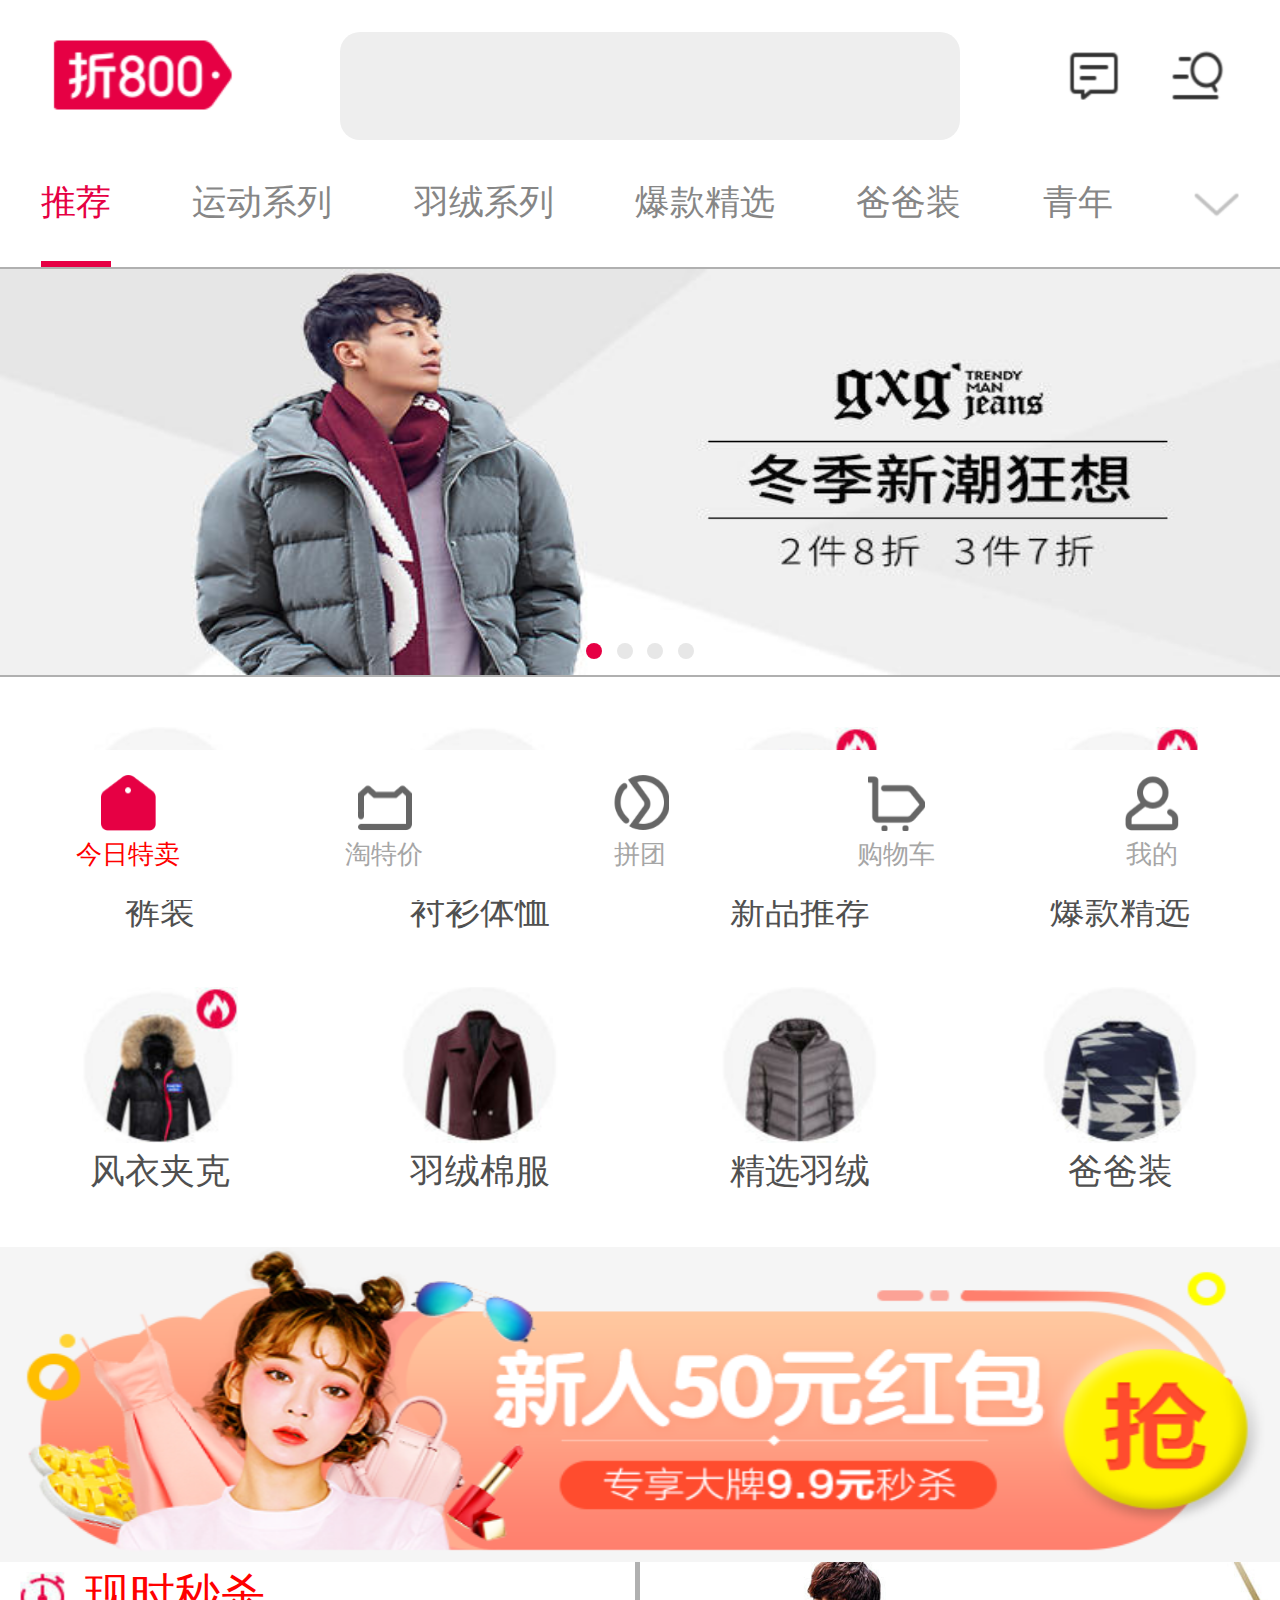
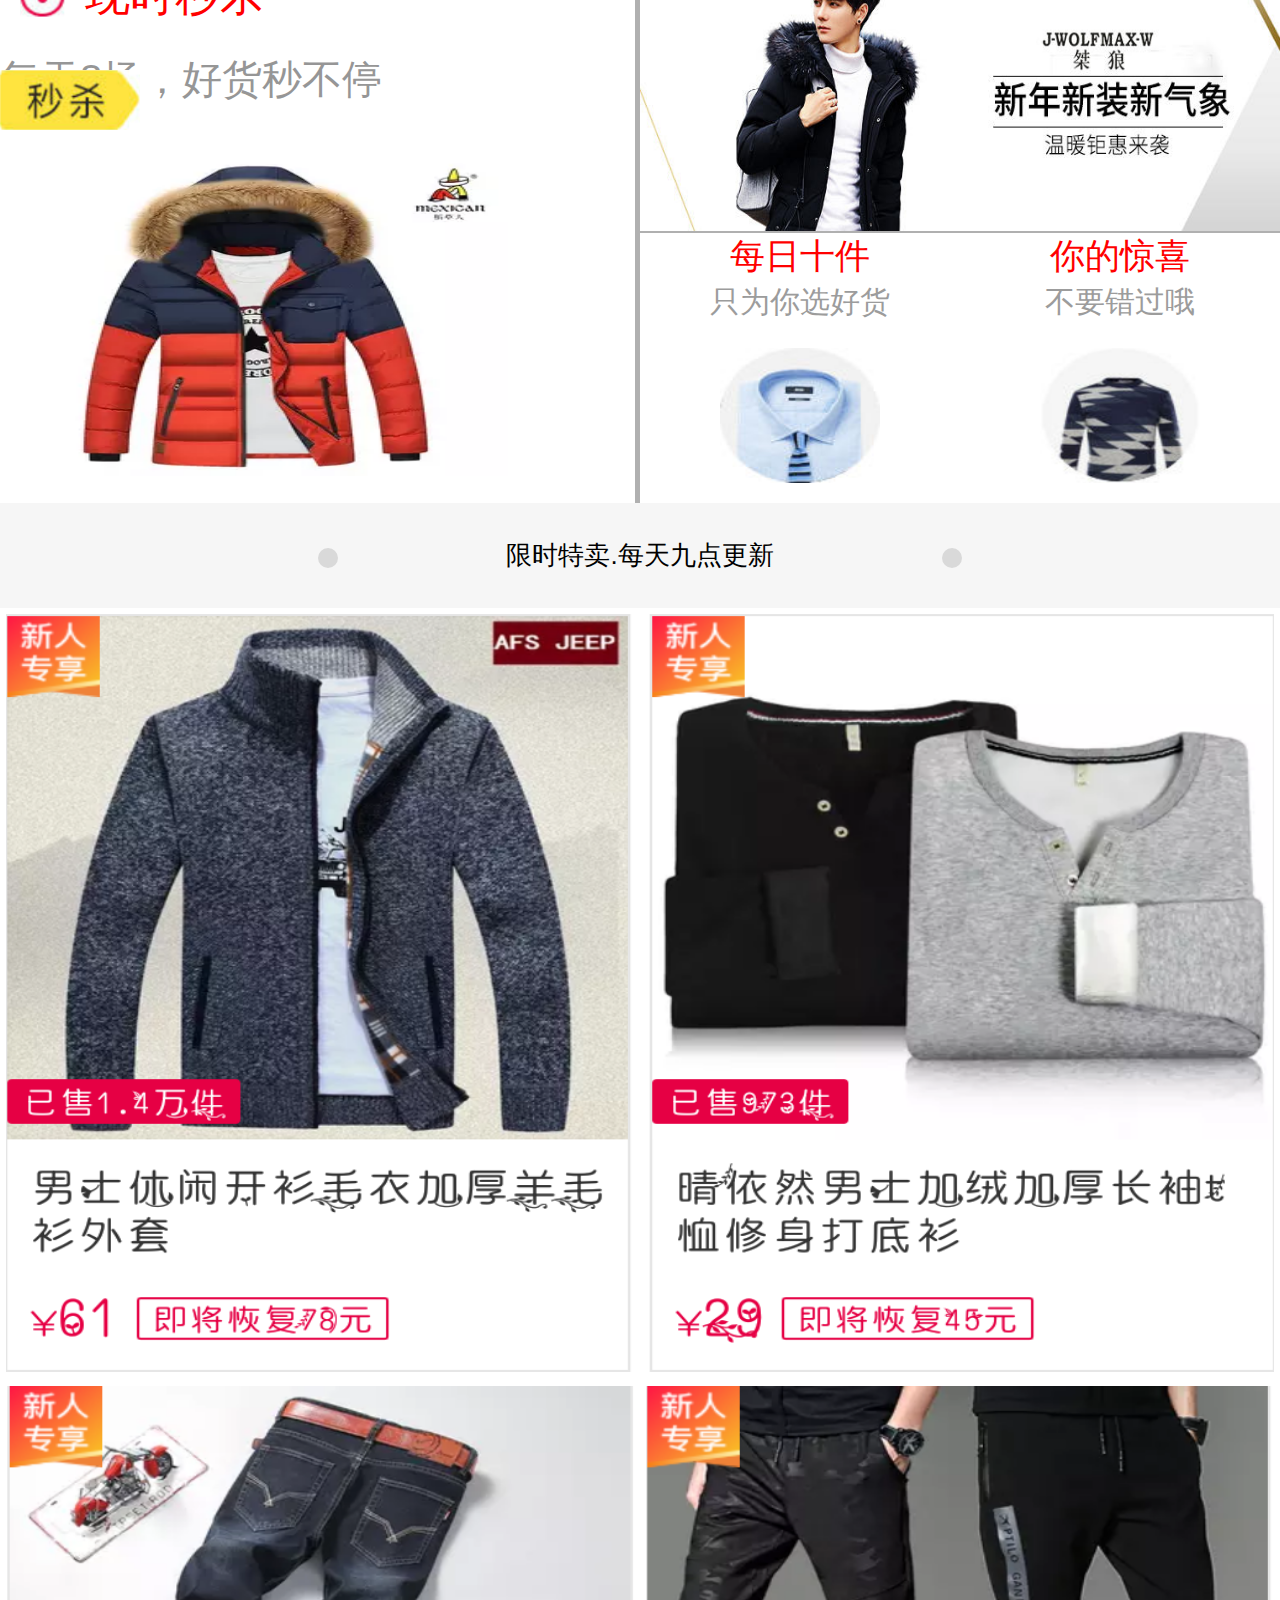
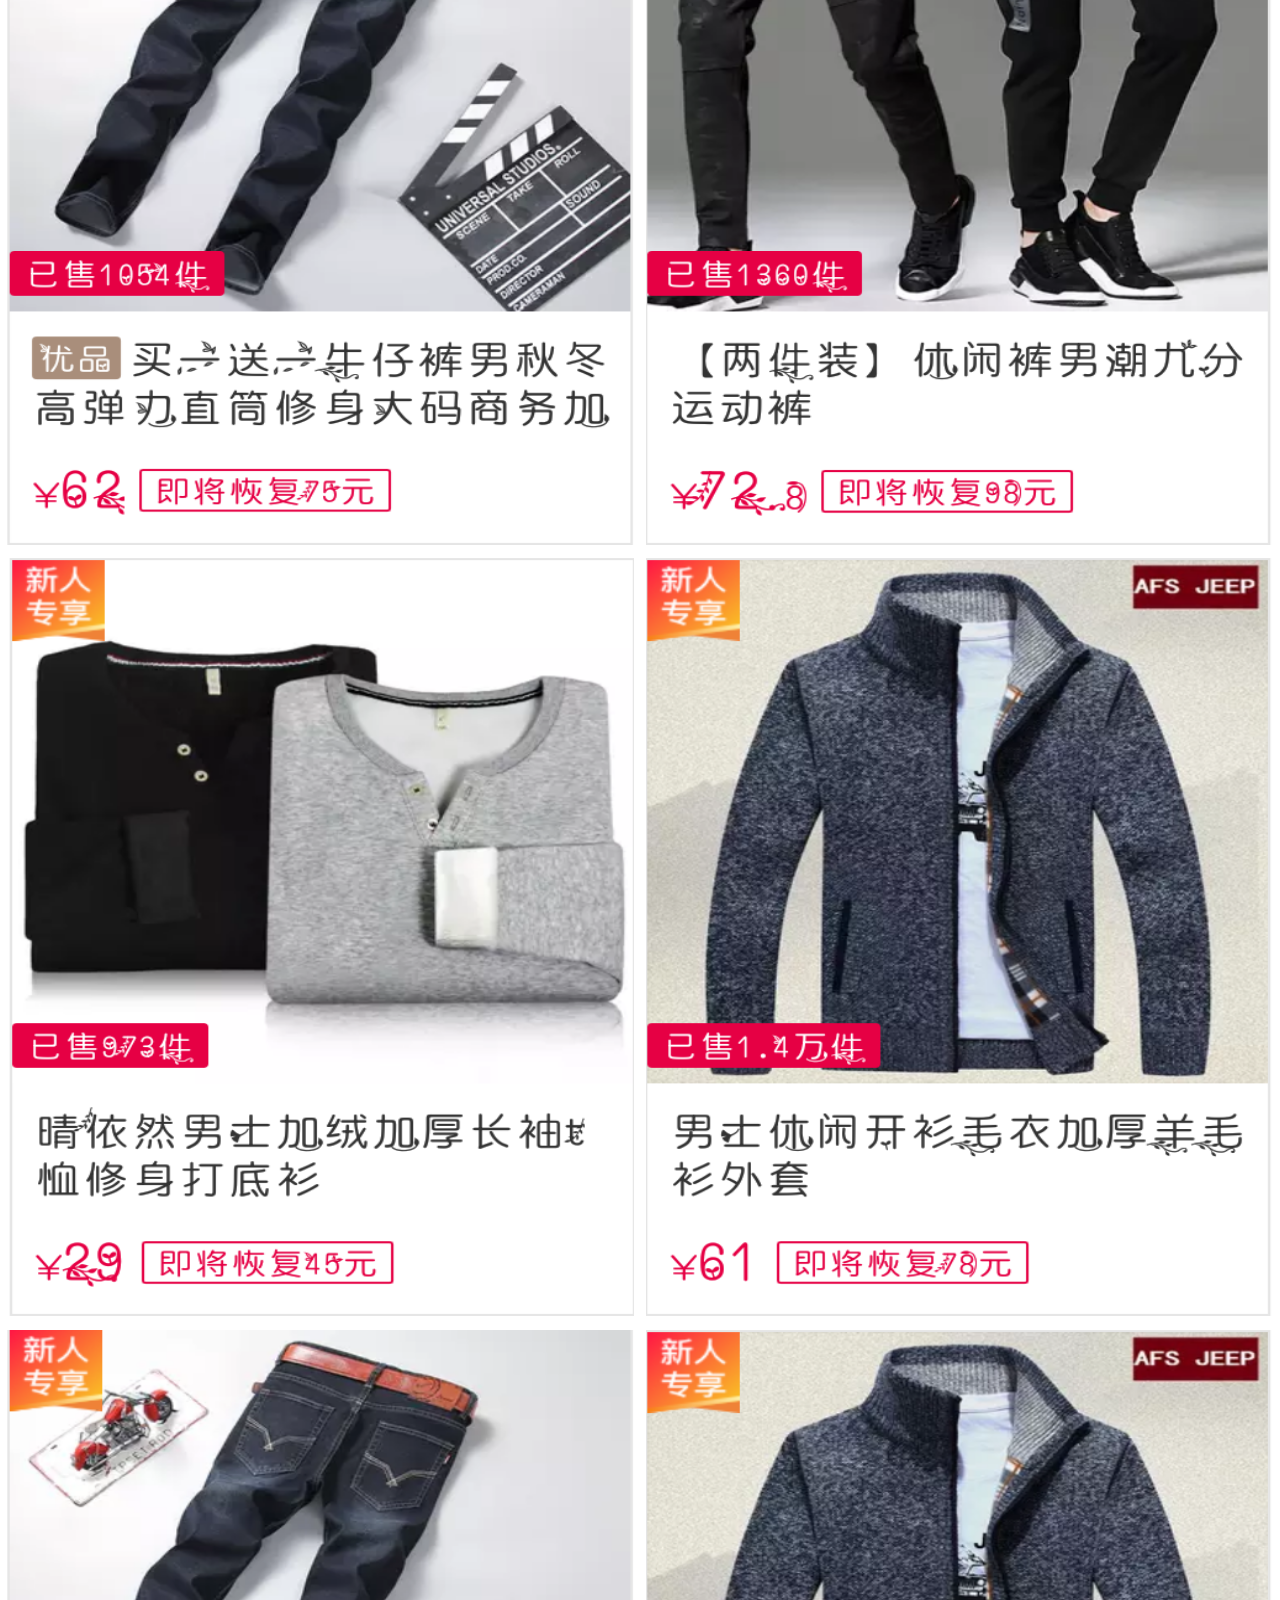
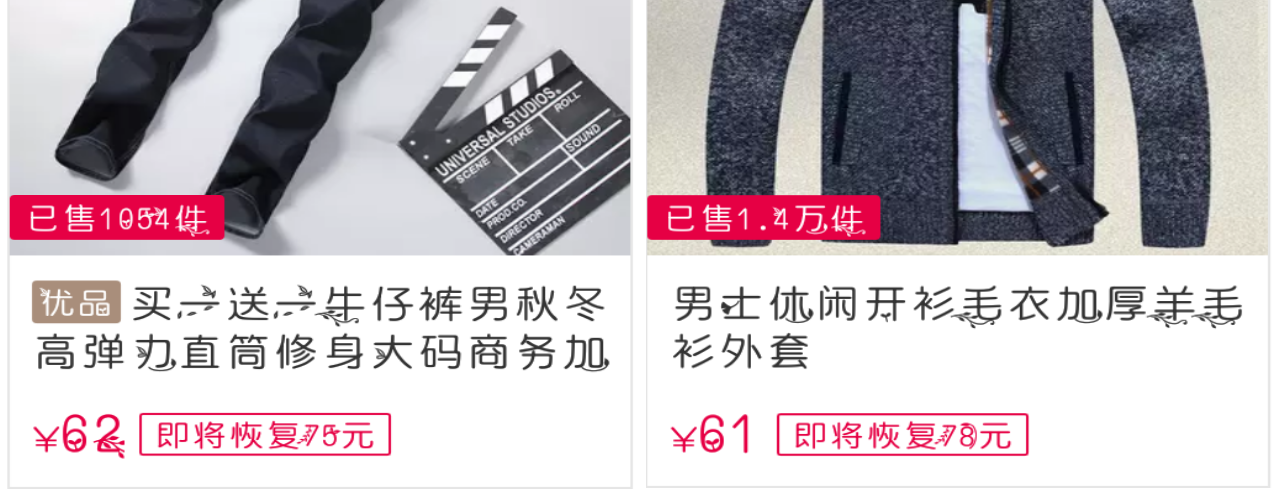
<file: index.html>
<!DOCTYPE html>
<html lang="en">
<head>
	<meta charset="UTF-8">
    <meta name="viewport" content="width=device-width,user-scalable=no,initial-scale=1.0,
    maximum-scale=1.0,minimum-scale=1.0">
   <meta http-equiv="X-UA-Comeatible" content="ie=edge">
	<title>精品男装</title>
	<link rel="stylesheet" href="css/jingpinnanzhuang.css">
  <link rel="stylesheet" type="text/css" href="css/base.css">
	<script src="js/rem.js"></script>
</head>
<body>
  <header>
    <div class="header-m">
      <div class="logo">
        <img src="img/01.png">
      </div>
      <div class="zhong">
      </div>
      <div class="right">
        <img src="img/02.png">
        <img src="img/03.png">
      </div>
    </div>
  </header>
  <nav>
    <a href="list.html" class="nav-">
      推荐
    </a>
    <a href="list.html"  class="nav-">
      运动系列 
    </a>
    <a href="list.html" class="nav-">
      羽绒系列
    </a>

    <a href="list.html" class="nav-">
      爆款精选
    </a>
    <a href="list.html" class="nav-">
      爸爸装
    </a>
    <a href="list.html" class="nav-">
      青年
    </a>
    <a href="flei.html" class="nav-">
      <img src="img/04.png">
    </a>
  </nav>
  <div class="banner">
    <ul>
      <li><img src="img/1.jpg"></li>
      <li><img src="img/2.jpg"></li>
      <li><img src="img/3.jpg"></li>
      <li><img src="img/4.jpg"></li>
      <div class="lunbodain">
        <p></p>
        <p></p>
        <p></p>
        <p></p>
      </div>
    </ul>
  </div>
  <div class="list">
    <a href="list.html">
      <img src="img/2 (1).png">
      <p>裤装</p>
    </a>
     <a href="list.html">
      <img src="img/2 (2).png">
      <p>衬衫体恤</p>
    </a>
     <a href="list.html">
      <img src="img/2 (3).png">
      <p>新品推荐</p>
    </a>
     <a href="list.html">
      <img src="img/2 (4).png">
      <p>爆款精选</p>
    </a>
     <a href="">
      <img src="img/2 (3).png">
      <p>风衣夹克</p>
    </a>
     <a href="list.html">
      <img src="img/2 (6).png">
      <p>羽绒棉服</p>
    </a>
     <a href="list.html">
      <img src="img/2 (7).png">
      <p>精选羽绒</p>
    </a>
     <a href="list.html">
      <img src="img/2 (8).png">
      <p>爸爸装</p>
    </a>
   
  </div>

  <div class="guanga">
    <img src="img/g_05.png">
  </div>
 <div class="xsms">
    <div class="xsms-l">
       <div class="shang">
         <div class="yp">
           <img src="img/03 (1).png">
           <p>现时秒杀</p>
         </div>
          <div class="xia">每天8场，好货秒不停</div>
       </div>
        <div class="zh"><img src="img/03 (3).png"></div>
       <div class="tu"><img src="img/1.webp"></div>
    </div>
    <div class="xsms-r">
       <div class="xsms-r-s">
          <img src="img/3.jpg">
       </div>
       <div class="xsms-r-x">
         <div class="xsms-r-x-t">
             <p>每日十件</p>
             <div>只为你选好货</div>
             <img class="tu1" src="img/fff.jpg">
         </div>
          <div class="xsms-r-x-t">
             <p>你的惊喜</p>
             <div>不要错过哦</div>
             <img class="tu1" src="img/2 (8).png">
         </div>

        
       </div>
    </div>
 </div>
 <div class="xstm">
   <div class="xstm-m">
    <div class="lef"></div>
    <div>限时特卖.每天九点更新</div>
    <div class="righ"></div>
   </div>
 </div>
 <div class="xianshi">
   <div class="resou"><img src="img/3 (1).png"></div>
   <div class="resou"><img src="img/3 (2).png"></div>
   <div class="resou"><img src="img/3 (3).png"></div>
   <div class="resou"><img src="img/3 (4).png"></div>
    <div class="resou"><img src="img/3 (2).png"></div>
   <div class="resou"><img src="img/3 (1).png"></div>
    <div class="resou"><img src="img/3 (3).png"></div>
   <div class="resou"><img src="img/3 (1).png"></div>

 </div>
  <footer>
   
      <div class="footer1">
         <a href="index.html">
            <img src="img/1 (1).png">
      <p class="jrtm">今日特卖</p>
         </a>
    </div>
   
    
    
      <div class="footer1">
        <a href="flei.html">
          <img src="img/1 (2).png">
          <p>淘特价</p>
        </a>
        
    </div>

 
      <div class="footer1">
        <a href="xiangqing.html">
           <img src="img/1 (3).png">
          <p>拼团</p>
        </a>
         
    </div>
    
      <div class="footer1">
        <a href="index.html">
           <img src="img/1 (4).png">
           <p>购物车</p>
        </a>
      
    </div>
    
    
      <div class="footer1">
        <a href="my.html">
           <img src="img/1 (5).png">
           <p>我的</p>
        </a>
    </div>
   
    
  </footer>
</body>
</file>
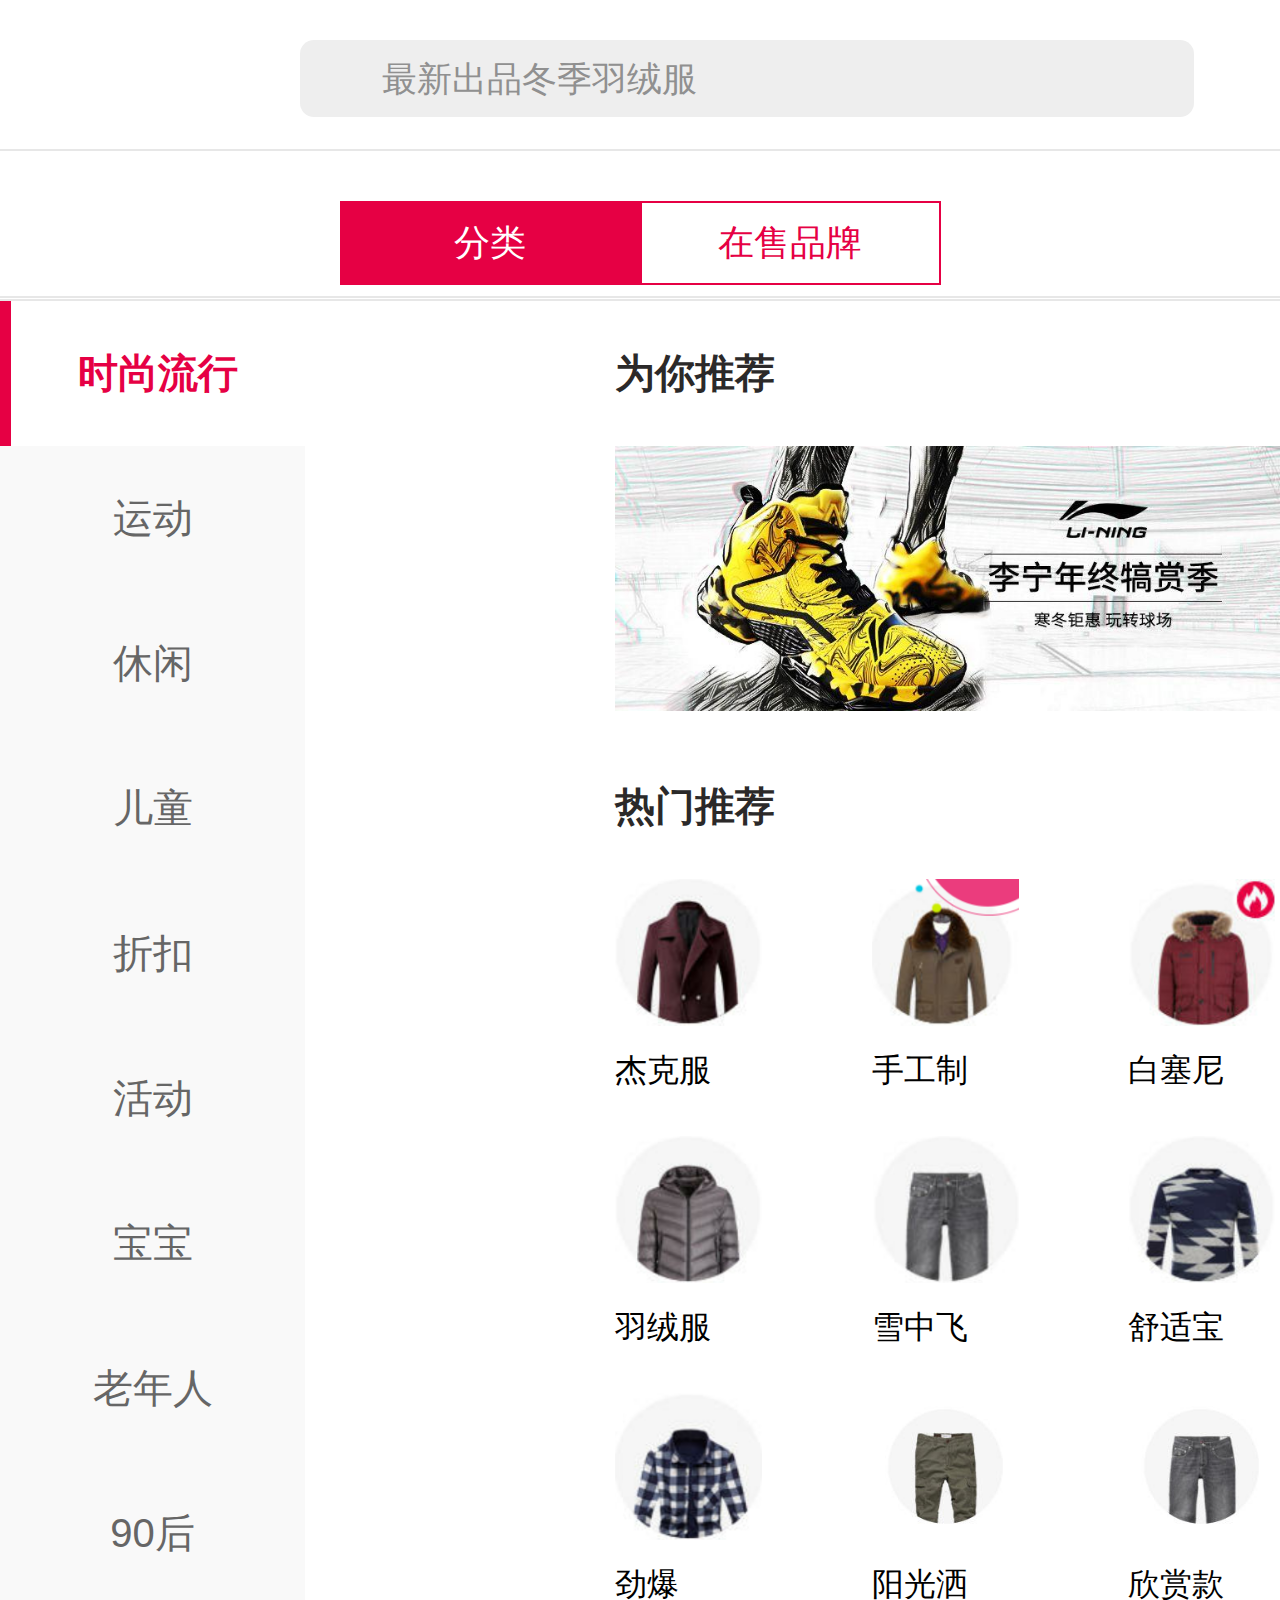
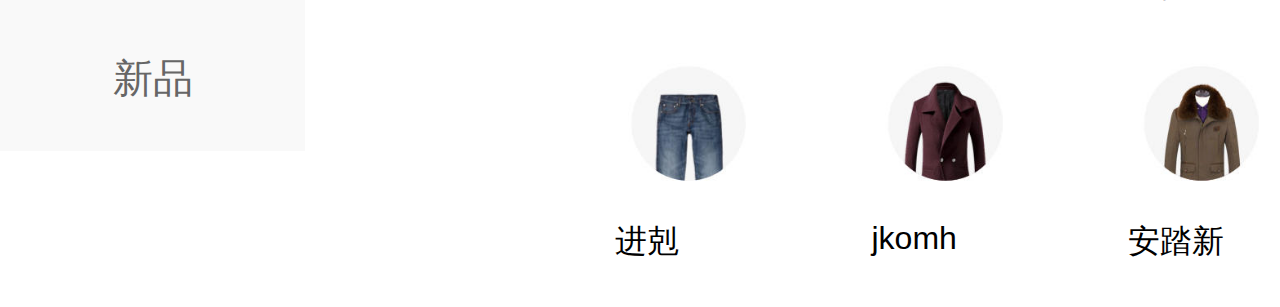
<file: flei.html>
<!DOCTYPE html>
<html lang="en">
    <head>
        <meta name="viewport" content="width=device-width,user-scalable=no,initial-scale=1.0,maximum-scale=1.0,minimum-scale=1.0">
       <meta http-equiv="X-UA-Compatible" content="ie=edge">
        <meta charset="utf-8">
        <link rel="stylesheet" href="css/flei.css">
        <link rel="stylesheet" href="css/base.css">
        <script src="js/rem.js"></script>
    </head>
    <body>
    	<!-- 头部 -->
    	<header>
            <a href="index.html" class="header-t">
                <i>&#xe61f;</i>
                <div class="input">
                    <div class="icont">&#xe998;</div>
                    <p>最新出品冬季羽绒服</p>
                </div>
            </a>
            <a href="" class="header-b">
                <li>
                    <ul>分类</ul>
                    <div>在售品牌</div>
                </li>
            </a>
    	</header>
        <!-- neirong -->
        <div class="neirong">
            <a href="" class="neirong-l">
                <div>时尚流行</div>
            </a>
             <a href="" class="neirong-2">
                <div>为你推荐</div>
            </a>
        </div>
        <div class="nrx">
            <a href="list.html" class="nrx-">
                <div>运动</div>
                <div>休闲</div>
                <div>儿童</div>
                <div>折扣</div>
                <div>活动</div>
                <div>宝宝</div>
                <div>老年人</div>
                <div>90后</div>
                <div>新品</div>
            </a>
            <div class="nrx-t">
                <img src="img/fl.jpg">
                <div class="nrx-m">热门推荐</div>
                <div class="list">
                    <div class="list-y">
                        <img src="img/2 (6).png">
                        <p>杰克服</p>
                    </div>
                     <div class="list-y">
                        <img src="img/2 (5).png">
                        <p>手工制</p>

                    </div>
                     <div class="list-y">
                        <img src="img/2 (4).png">
                        <p>白塞尼</p>
                    </div>     
                </div>
                <div class="list">
                    <div class="list-y">
                        <img src="img/2 (7).png">
                        <p>羽绒服</p>
                    </div>
                     <div class="list-y">
                        <img src="img/2 (1).png">
                        <p>雪中飞</p>

                    </div>
                     <div class="list-y">
                        <img src="img/2 (8).png">
                        <p>舒适宝</p>
                    </div>     
                </div>
                <div class="list">
                    <div class="list-y">
                        <img src="img/2 (2).png">
                        <p>劲爆</p>
                    </div>
                     <div class="list-y">
                        <img src="img/2 (2).jpg">
                        <p>阳光洒</p>

                    </div>
                    <div class="list-y">
                        <img src="img/2 (5).jpg">
                        <p>欣赏款</p>
                    </div>     
                </div>

                <div class="list">
                    <div class="list-y">
                        <img src="img/2 (8).jpg">
                        <p>进剋</p>
                    </div>
                     <div class="list-y">
                        <img src="img/2 (6).jpg">
                        <p>jkomh</p>

                    </div>
                    <div class="list-y">
                        <img src="img/2 (3).jpg">
                        <p>安踏新</p>
                    </div>     
                </div>
            </div>

        </div>


    </body>
</file>
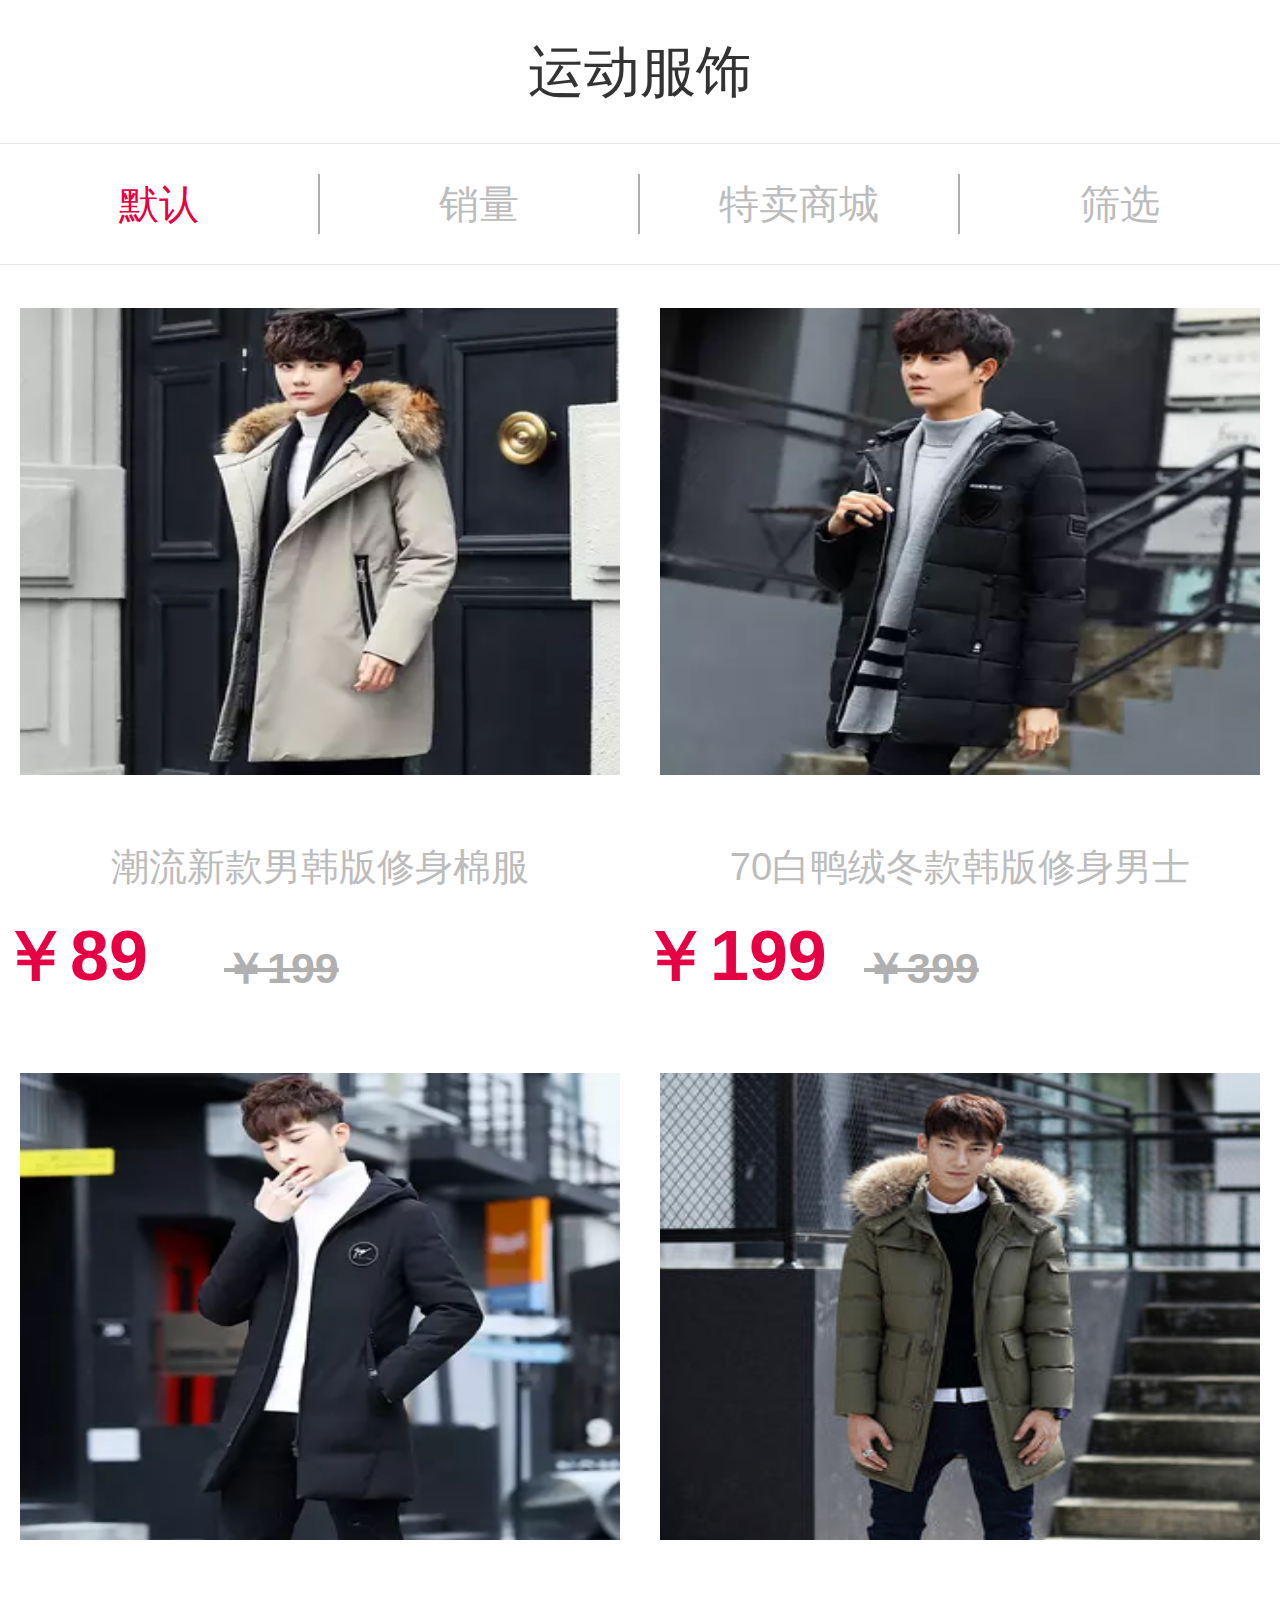
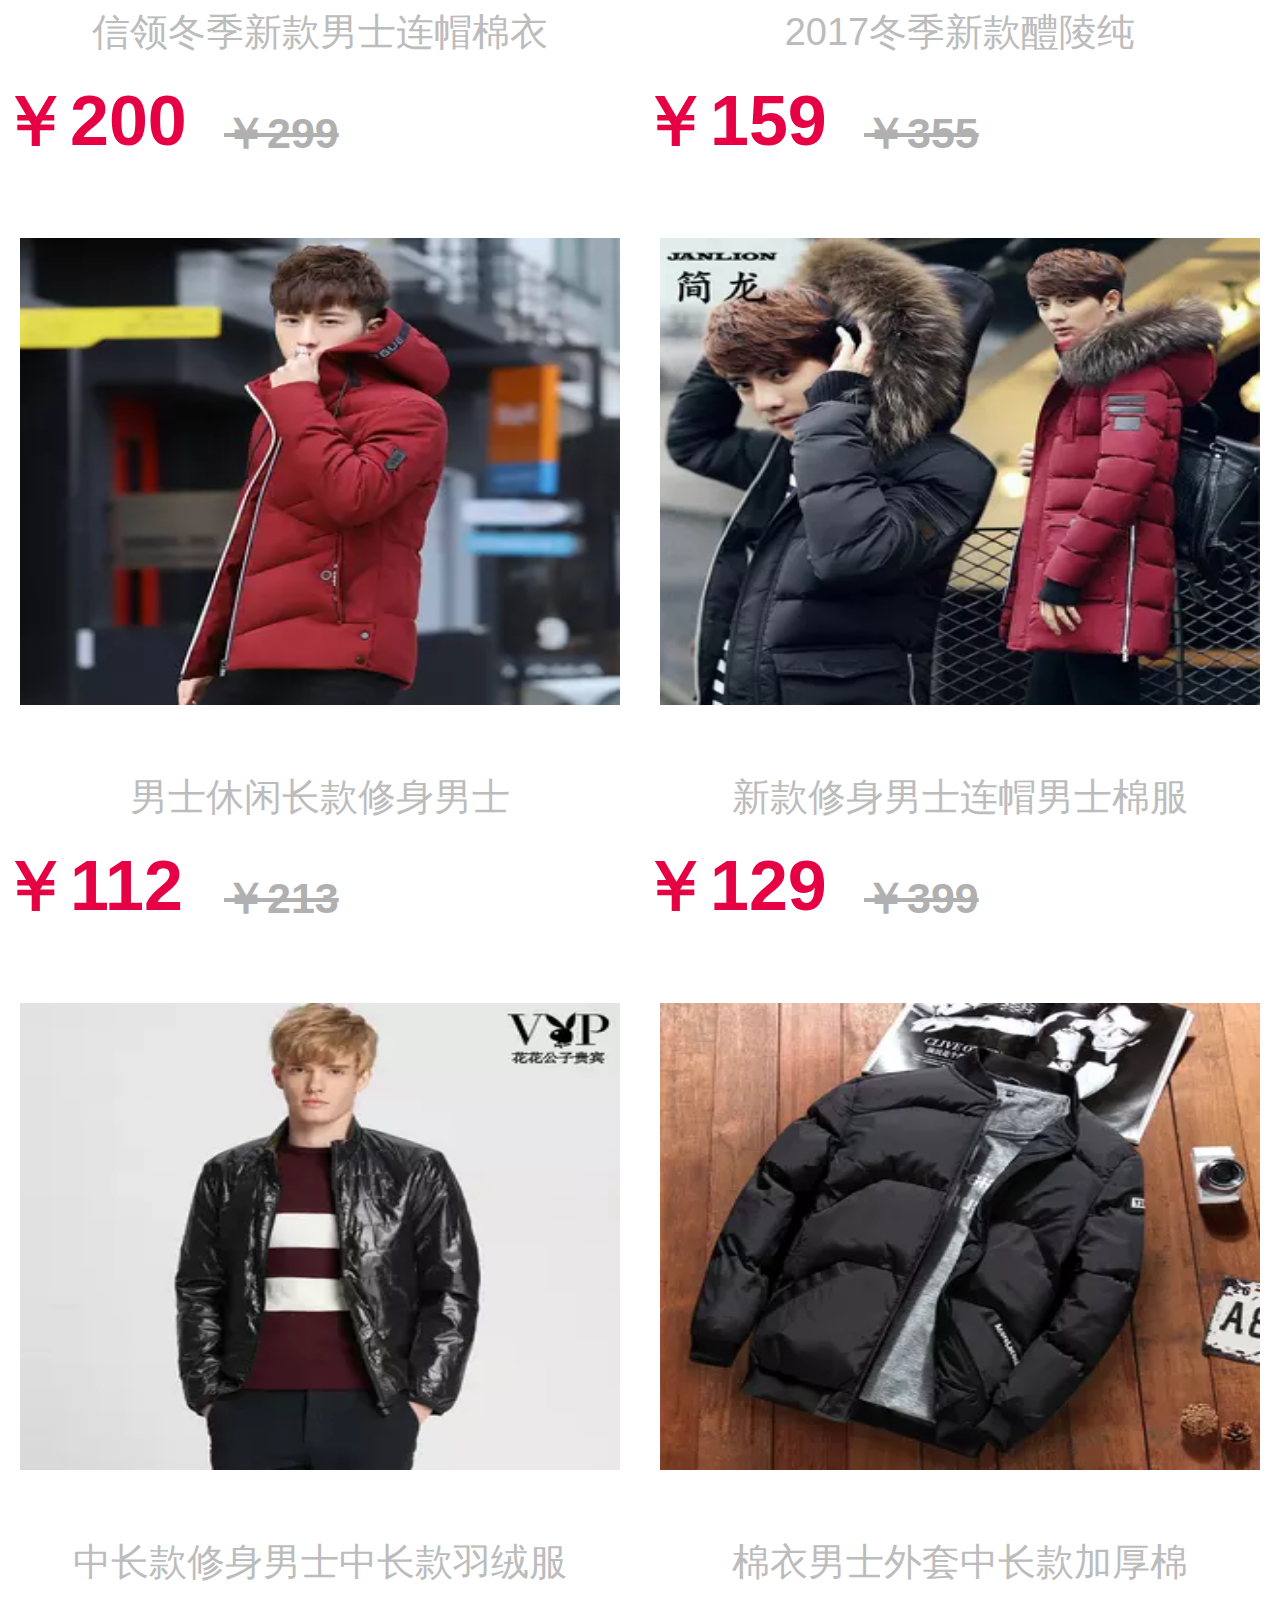
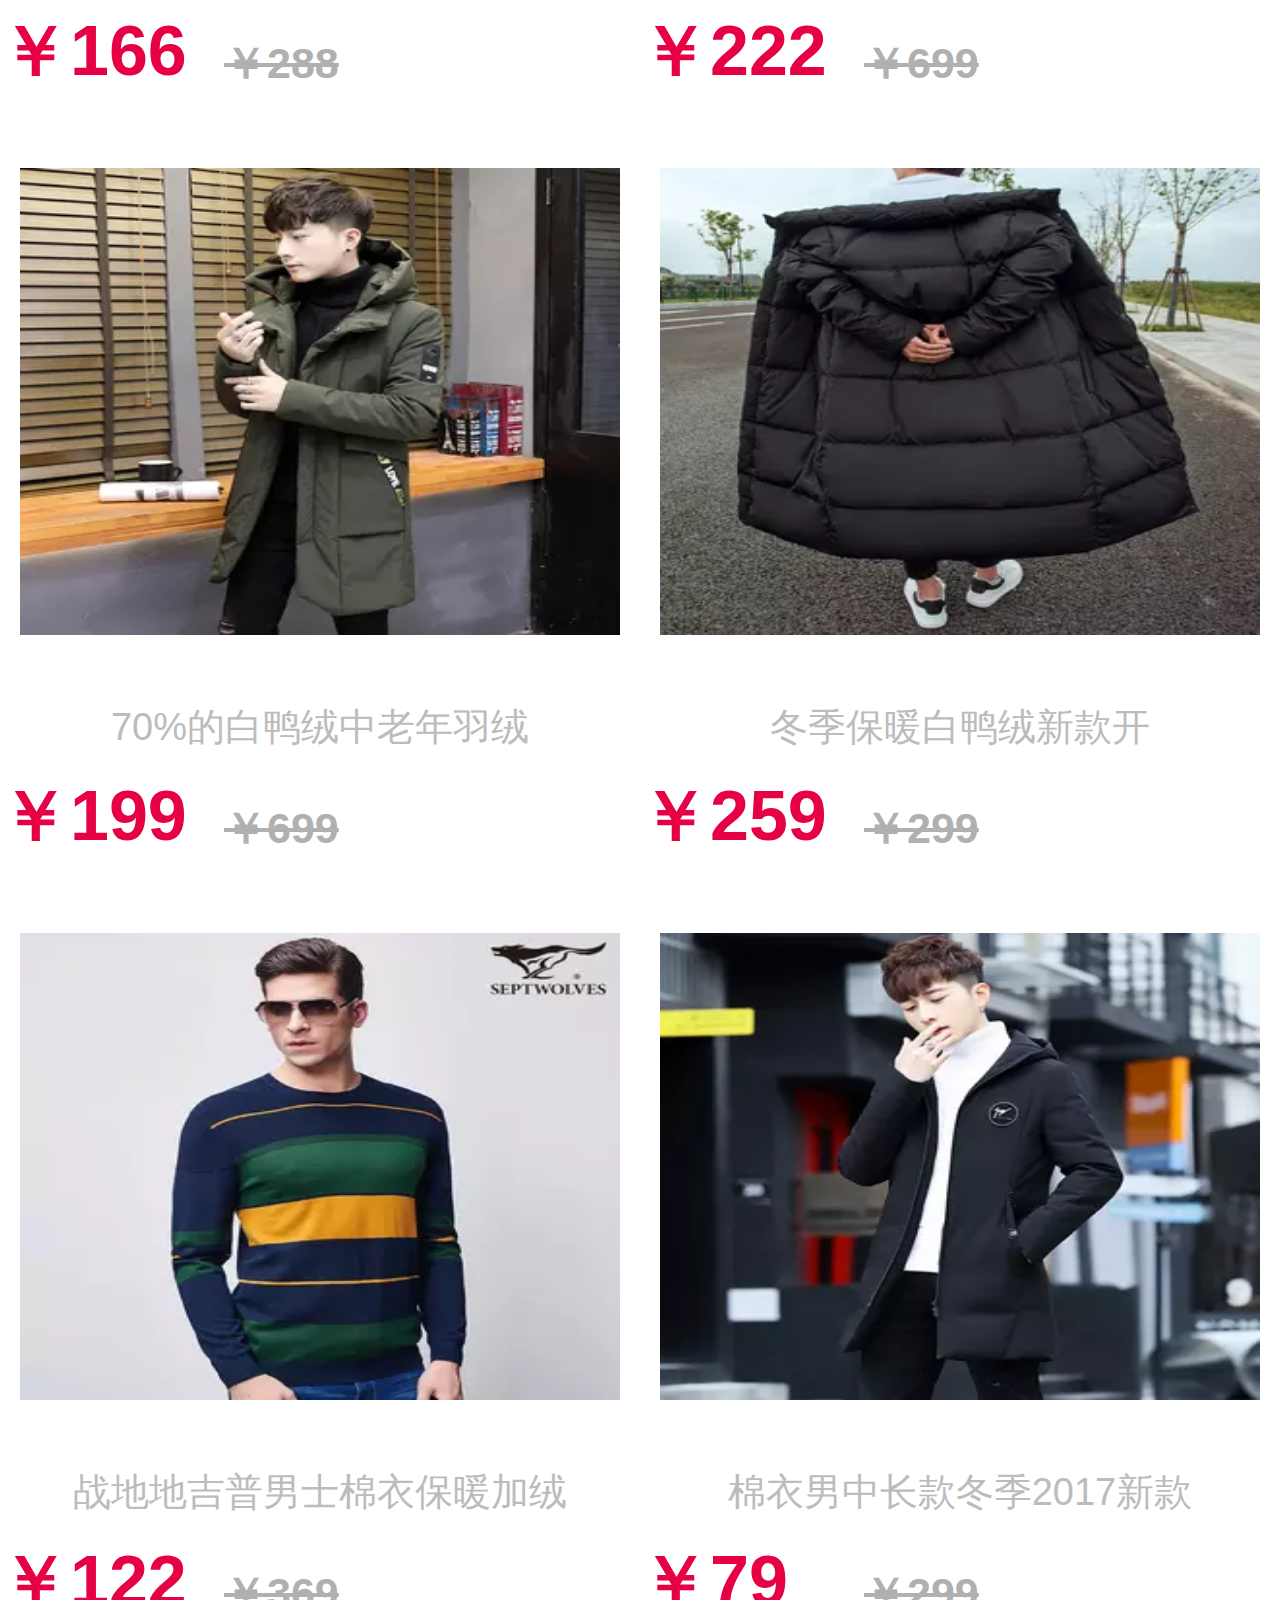
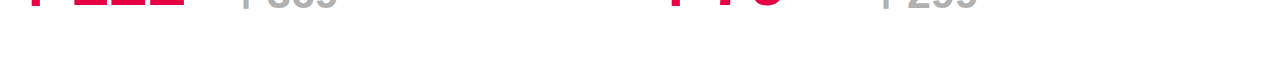
<file: list.html>
<!DOCTYPE html>
<html lang="en">
    <head>
        <meta name="viewport" content="width=device-width,user-scalable=no,initial-scale=1.0,maximum-scale=1.0,minimum-scale=1.0">
       <meta http-equiv="X-UA-Compatible" content="ie=edge">
        <meta charset="utf-8">
        <link rel="stylesheet" href="css/list.css">
        <link rel="stylesheet" href="css/base.css">
        <script src="js/rem.js"></script>
    </head>
    <body>
       <header>
         <a href="flei.html"><i>&#xe61f;</i></a>
         <p>运动服饰</p> 
         <a href="xiangqing.html"><i>&#xe694;</i></a>
       </header>

       <!-- 导航 -->
       <nav>
           
           <div class="nav-list">默认</div>
        
           <div class="nav-list">销量</div>
           <div class="nav-list">特卖商城</div>
           <div class="nav-list">筛选</div>
       </nav>
       <!-- tupianxiangqing -->

    
       <div class="center">
        <div class="lest">
           <a href=""><img src="img/12.jpg.webp"></a>
           <p>潮流新款男韩版修身棉服</p>
           <h1>￥89</h1>
           <h2>￥199</h2>
        </div>
        <div class="lest">
           <a href=""><img src="img/13.jpg.webp"></a>
           <p>70白鸭绒冬款韩版修身男士</p>
           <h1>￥199</h1>
           <h2>￥399</h2>
        </div>
         <div class="lest">
           <a href=""><img src="img/16.jpg.webp"></a>
           <p>信领冬季新款男士连帽棉衣</p>
           <h1>￥200</h1>
           <h2>￥299</h2>
        </div>
         <div class="lest">
           <a href=""><img src="img/18.jpg"></a>
           <p>2017冬季新款醴陵纯</p>
           <h1>￥159</h1>
           <h2>￥355</h2>
        </div>
         <div class="lest">
           <a href=""><img src="img/17.jpg.webp"></a>
           <p>男士休闲长款修身男士</p>
           <h1>￥112</h1>
           <h2>￥213</h2>
        </div>
         <div class="lest">
           <a href=""><img src="img/10.jpg.webp"></a>
           <p>新款修身男士连帽男士棉服</p>
           <h1>￥129</h1>
           <h2>￥399</h2>
        </div>
         <div class="lest">
           <a href=""><img src="img/15.jpg.webp"></a>
           <p>中长款修身男士中长款羽绒服</p>
           <h1>￥166</h1>
           <h2>￥288</h2>
        </div>
         <div class="lest">
           <a href=""><img src="img/2.jpg.webp"></a>
           <p>棉衣男士外套中长款加厚棉</p>
           <h1>￥222</h1>
           <h2>￥699</h2>
        </div>
         <div class="lest">
           <a href=""><img src="img/3.jpg.webp"></a>
           <p>70%的白鸭绒中老年羽绒</p>
           <h1>￥199</h1>
           <h2>￥699</h2>
        </div>
         <div class="lest">
           <a href=""><img src="img/5.jpg.webp"></a>
           <p>冬季保暖白鸭绒新款开</p>
           <h1>￥259</h1>
           <h2>￥299</h2>
        </div>
         <div class="lest">
           <a href=""><img src="img/20.jpg.webp"></a>
           <p>战地地吉普男士棉衣保暖加绒</p>
           <h1>￥122</h1>
           <h2>￥369</h2>
        </div>
        <div class="lest">
           <a href=""><img src="img/16.jpg.webp"></a>
           <p>棉衣男中长款冬季2017新款</p>
           <h1>￥79</h1>
           <h2>￥299</h2>
        </div>
     </div>
        

    </body>
</file>
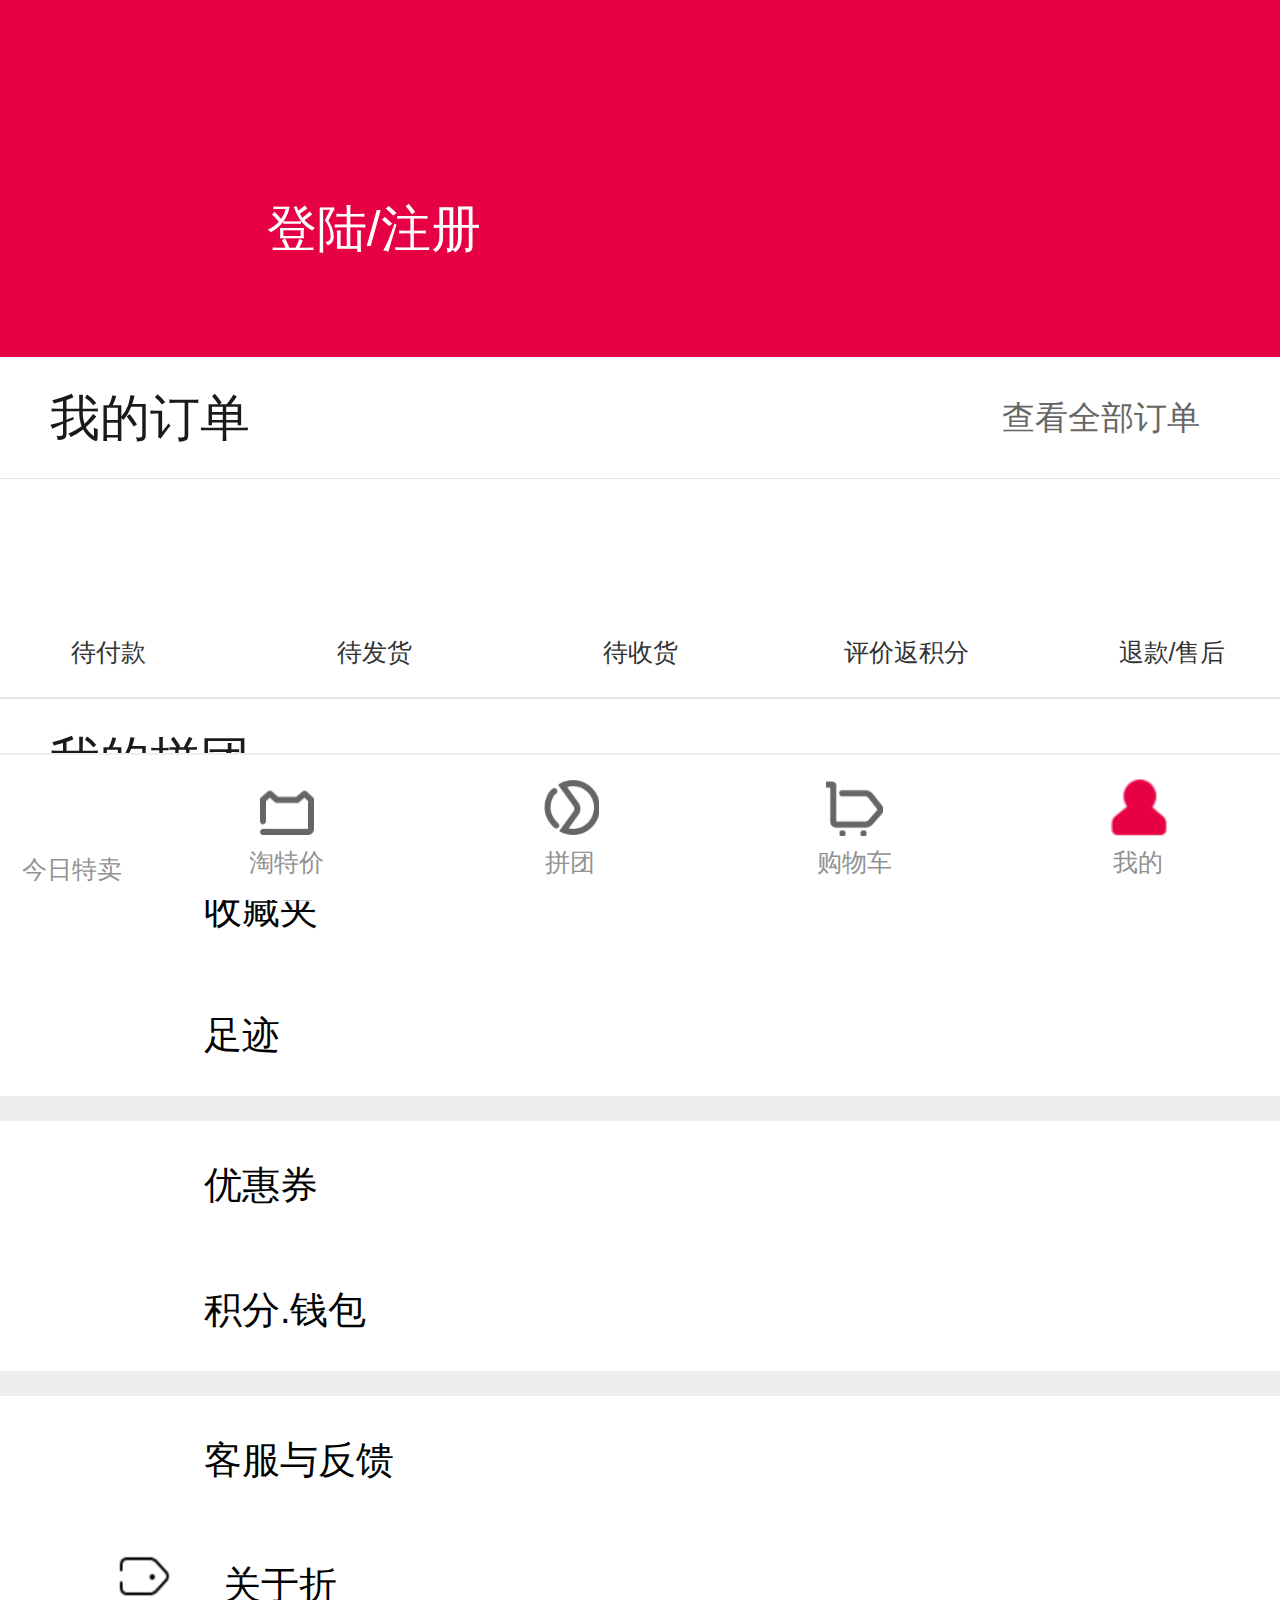
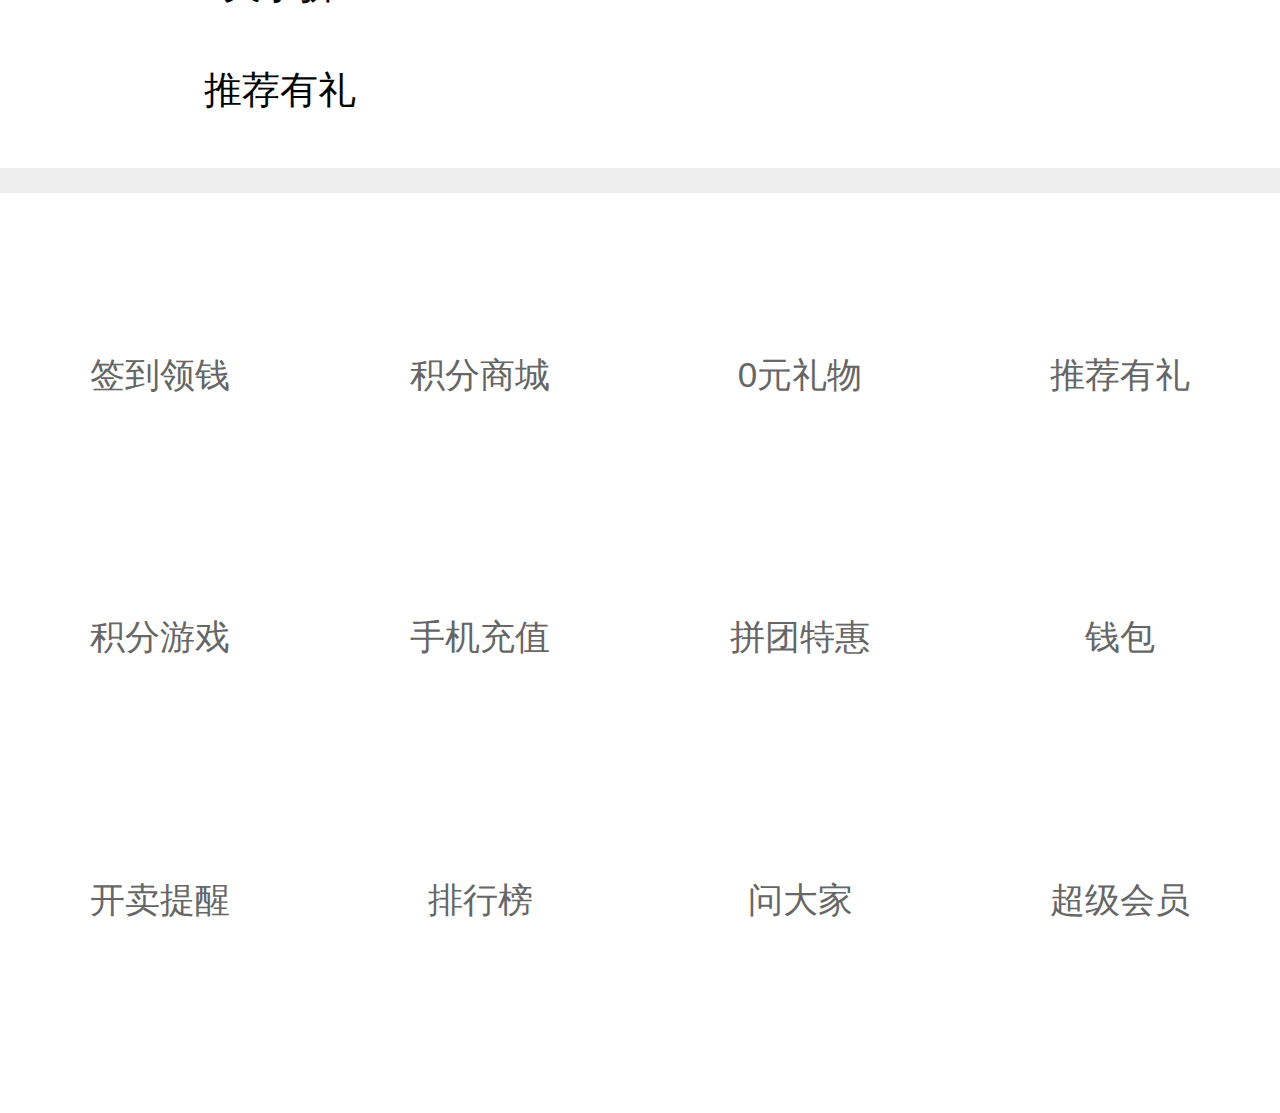
<file: my.html>
<!DOCTYPE html>
<html lang="en">
    <head>
        <meta name="viewport" content="width=device-width,user-scalable=no,initial-scale=1.0,maximum-scale=1.0,minimum-scale=1.0">
       <meta http-equiv="X-UA-Compatible" content="ie=edge">
        <meta charset="utf-8">
        <link rel="stylesheet" href="css/my.css">
        <link rel="stylesheet" href="css/base.css">
        <script src="js/rem.js"></script>
    </head>
    <body>
    	<!-- 头部 -->
    	<header>
    		<div class="header-t">
    			<div class="header-t-r">
    				<i class="icontfont">&#xe600;</i>
    				<i class="icontfont2">&#xe7f2;</i>
    				<i class="icontfont">&#xe703;</i>
    			</div>
    		</div>
    		<div class="header-b">
    			<div class="header-b-l">
    				<i class="icontfont3">
    					&#xe64a;
    				</i>
    				<p>登陆/注册</p>
    			</div>
    		</div>
    	</header>
    	<!-- neirong -->
    	<section>
    	 <div class="section-t">
    			<div class="section-t-l">我的订单</div>
    			<div class="section-t-r">
    				<p>查看全部订单</p>
    				<i class="icontfont4">&#xe605;</i>
    			</div>
    		</div>
    		 <div class="section-b">
    			<div class="section-b-s">
    				<i class="icontfont5">&#xe661;</i>
    				<p>待付款</p>
    			</div>
    			<div class="section-b-s">
    				<i class="icontfont5">&#xe609;</i>
    				<p>待发货</p>
    			</div>
    			<div class="section-b-s">
    				<i class="icontfont5">&#xe60e;</i>
    				<p>待收货</p>
    			</div>
    			<div class="section-b-s">
    				<i class="icontfont5">&#xe614;</i>
    				<p>评价返积分</p>
    			</div><div class="section-b-s">
    				<i class="icontfont5">&#xe63b;</i>
    				<p>退款/售后</p>
    			</div>
    	 </div>
    	 <div class="section-m">
    	 	<div class="section-t-l">我的拼团</div>
    	 	<div class="section-t-r">
    		   <i class="icontfont4">&#xe605;</i>
    		</div>
    	 </div>
        <div class="section-a">
    	  <div class="section-a-">
    	   	<div class="section-t-l">
    	 		<i class="icont">&#xe622;</i>
    	      收藏夹
    	   </div>
    	   <div class="section-t-r">
    		   <i class="icontfont4">&#xe605;</i>
    	   </div>
    	 </div>
    	 <div class="section-a-">
    	   	<div class="section-t-l">
    	 		<i class="icont">&#xe645;</i>
    	     足迹
    	   </div>
    	   <div class="section-t-r">
    		   <i class="icontfont4">&#xe605;</i>
    	   </div>
    	 </div>		
    	</div>

    	<div class="section-a">
    	  <div class="section-a-">
    	   	<div class="section-t-l">
    	 		<i class="icont">&#xe69a;</i>
    	      优惠券
    	   </div>
    	   <div class="section-t-r">
    		   <i class="icontfont4">&#xe605;</i>
    	   </div>
    	 </div>
    	 <div class="section-a-1">
    	   	<div class="section-t-l">
    	 		<i class="icont">&#xe621;</i>
    	     积分.钱包
    	   </div>
    	   <div class="section-t-r">
    		   <i class="icontfont4">&#xe605;</i>
    	   </div>
    	 </div>

    	 <div class="section-a-">
    	   	<div class="section-t-l">
    	 		<i class="icont">&#xe608;</i>
    	     推荐有礼
    	   </div>
    	   <div class="section-t-r">
    		   <i class="icontfont4">&#xe605;</i>
    	   </div>
    	 </div>				
    	</div>

    	<div class="section-a">
    	  <div class="section-a-">
    	   	<div class="section-t-l">
    	 		<i class="icont">&#xe684;</i>
    	      客服与反馈
    	   </div>
    	   <div class="section-t-r">
    		   <i class="icontfont4">&#xe605;</i>
    	   </div>
    	 </div>
    	 <div class="section-a-">
    	   	<div class="section-t-l">
    	 		<i class="icont"><img src="img/502_03.png"></i>
    	      关于折
    	   </div>
    	   <div class="section-t-r">
    		   <i class="icontfont4">&#xe605;</i>
    	   </div>
    	 </div>		
    	</div>
    	<div class="section-df">
    	    <div class="section-df1">
    	       <a class="section-df-1">
    	       	 <i>&#xe676;</i>
    	   	  	 <p>签到领钱</p>	
    	   	   </a>
    	   	  	<a class="section-df-1">
    	       	 <i class="lorem">&#xe623;</i>
    	   	  	 <p>积分商城</p>	
    	   	   </a>
    	   	   <a class="section-df-1">
    	       	 <i>&#xe60a;</i>
    	   	  	 <p>0元礼物</p>	
    	   	   </a>
    	   	   <a class="section-df-1">
    	       	 <i>&#xe608;</i>
    	   	  	 <p>推荐有礼</p>	
    	   	   </a>
    	    </div>
    	    <div class="section-df1">
    	       <a class="section-df-1">
    	       	 <i>&#xe646;</i>
    	   	  	 <p>积分游戏</p>	
    	   	   </a>
    	   	  	<a class="section-df-1">
    	       	 <i>&#xe666;</i>
    	   	  	 <p>手机充值</p>	
    	   	   </a>
    	   	   <a class="section-df-1">
    	       	 <i>&#xe624;</i>
    	   	  	 <p>拼团特惠</p>	
    	   	   </a>
    	   	   <a class="section-df-1">
    	       	 <i>&#xe621;</i>
    	   	  	 <p>钱包</p>	
    	   	   </a>
    	    </div>
    	    <div class="section-df1">
    	       <a class="section-df-1">
    	       	 <i>&#xe67f;</i>
    	   	  	 <p>开卖提醒</p>	
    	   	   </a>
    	   	  	<a class="section-df-1">
    	       	 <i>&#xe606;</i>
    	   	  	 <p>排行榜</p>	
    	   	   </a>
    	   	   <a class="section-df-1">
    	       	 <i>&#xe70a;</i>
    	   	  	 <p>问大家</p>	
    	   	   </a>
    	   	   <a class="section-df-1">
    	       	 <i>&#xe607;</i>
    	   	  	 <p>超级会员</p>	
    	   	   </a>
    	    </div>
    	    <div class="foot"></div>
    	</div>

    </section>
      <footer>
    <!--     <a href="" class="footer-shouye">
        	<i>&#xe610;</i>
        	<p>今日特卖</p>
        </a>
        <a href="" class="footer-shouye">
        	<i>&#xe610;</i>
        	<p>套特价</p>

        </a>
        <a href="" class="footer-shouye">
        	<i>&#xe610;</i>
        	<p>拼团</p>
        </a>
        <a href="" class="footer-shouye">
        	<i>&#xe610;</i>
        	<p>购物车</p>
        </a> -->
       
    <div class="footer-shouye">
        <a href="index.html">
            <i>&#xe610;</i>
            <p >今日特卖</p>
        </a>
      
    </div>
    <div class="footer1">
        <img src="img/1 (2).png">
       <p>淘特价</p>
    </div>
    <div class="footer1">
          <img src="img/1 (3).png">
          <p>拼团</p>
    </div>
    <div class="footer1">
       <img src="img/1 (4).png">
      <p>购物车</p>
    </div>
     <!-- <a href="" class="footer-shouye">
        	<i>&#xe610;</i>
        	<p>我的</p>
        </a> -->
    <div class="footer1">
       <img src="img/mine_03.png">
      <p>我的</p>
    </div>
      </footer>

    </body>
</file>
<file: css/jingpinnanzhuang.css>
*{
	margin: 0;
	padding: 0;
	list-style: none;
	font-size: 0.26rem;
	font-family: "微软雅黑","宋体",sans-serif;
}
a{
	text-decoration: none;
}
body{
	background: #fff;
	height: auto;

}
img{
	border:none;
}
header{
	width: 100%;
	height:1.08rem;
	padding:0.32rem 0;
	overflow:hidden;
	position: fixed;
	top:0rem;
	left: 0;
	right:0;
	z-index: 999; 
	background: #fff;
}
.header-m{
  width: auto;
  height:100%;
  display: flex;
  justify-content:space-around; 
}
.logo,.logo img{
	width: 1.8rem;
	height: 0.7rem;
	margin-top:0.04rem;
}
.zhong{
	width:6.2rem;
	height: 100%;
	border-radius:0.2rem;
	background:#eeeeee;
}
.right{
	width: 1.6rem;
	height:0.5rem;
	margin-top:0.18rem;
	display: flex;
	justify-content:space-between;

}
.right img{
	width: 33.333333%;
	height: 100%;
	display: block;
	margin-right:0.02rem 
}
  /*导航栏*/
nav{
	width:100%;
	height:1.18rem;
	background: #fff;
	display: flex;
	justify-content: space-around;
	margin-top: 1.43rem;
	
}
.nav-{
	display: block;
	width: auto;
	height: 100%;
	line-height: 1.18rem;
	text-align: center;
	font-size:0.35rem;
	color: #868686;
}
nav .nav-:first-child{
	color: #e60044;
	border-bottom:0.06rem solid #e60044;
	/*text-decoration:underline; */

}
.nav- img{
	display: block;
	width: 0.45rem;
	height: 0.35rem;
	margin-top: 0.4rem;
}
.banner{
	width:100%;
	height:4.10rem;
	background: red;
	margin-top:0.06rem; 
}
.banner ul{
	width: 100%;
	height: 100%;
	position:relative;
}
.banner ul li,.banner ul li img{
	display: block;
	width: 100%;
	height: 100%;
	box-sizing: border-box;
	border-top:0.01rem solid #b0b0b0;
	border-bottom:0.01rem solid #b0b0b0;
	position: absolute;
}
.lunbodain{
	width: 1.22rem;
	height: 0.24rem;
	position: absolute;
	left: 0;
	right: 0;
	margin-left: auto;
	margin-right: auto;
	bottom: 0.1rem;
	display: flex;
	justify-content: space-around;
}
.lunbodain p{
	width: 0.16rem;
	height: 0.16rem;
	background:#e7e7e7;
	border-radius: 50%; 
}
.lunbodain p:first-child{
	background: #e60044;
}
.list{
	width:100%;
	height:5.20rem;
	/*background: red;*/
	display:flex;
	justify-content:space-around;
	flex-wrap: wrap;
}
.list a{
	width: 25%;
	height:50%;
	display: block;
	/*background:green;
	*/
}
.list a img{
	display: block;
	width:1.56rem;
	height:1.56rem;
	margin:0.5rem auto 0.1rem; 
}
.list a p{
	width:1.7rem;
	height:0.35rem;
	font-size: 0.35rem;
	text-align: center;
	line-height: 0.35rem;
	margin:0 auto;
	color: #505050;  

}
.guanga,.guanga img{
	width: 100%;
	height: 3.15rem;
	display: block;
	margin-top: 0.5rem;
}
.xsms{
	width: 100%;
	height:5.41rem;
	display: flex;
}
.xsms-r{
	width: 50%;
	height: 100%;
}
.xsms-l{
	width: 50%;
	height: 100%;
	box-sizing: border-box;
	border-right:0.05rem solid #b0b0b0; 
}
.shang{
	width: 100%;
	height: 1.08rem;
	display: flex;
	flex-direction: column;
	justify-content: flex-start;
}
.shang .yp{
	display: flex;
}
.shang .yp img{display: block;
margin:0.1rem 0.2rem 0.35rem;
width: 0.45rem;
height: 0.45rem;

}
.shang p{
       margin:0.03rem 0 0 0;
       color:red;
       width: auto;
       height:0.45rem;
       font-size: 0.45rem;
}
.xia{
	font-size:0.40rem;
	color:#969696; 
}
.tu{
	width:100%;
	height: 3.2rem;
	margin-top: 0.26rem;
}
.zh img{
  display: block;
  width: 1.4rem;
  height: 0.6rem;
  margin-right:0.8rem; 
}
.tu img{
	display:block;
	width: 80%;
	height:100%;

}
.xsms-r-s{
	width: 100%;
	height: 50%;
	/*background: red;*/
}
.xsms-r-s img{
	width: 100%;
	height: 100%;
	display: block;
	border-bottom:0.02rem solid #b0b0b0;
	box-sizing:border-box;
}
.xsms-r-x{
	width: 100%;
	height: 50%;
	display: flex;
}
.xsms-r-x-t{
	width:50%;
	height:100%;
	/*background:pink;*/
}
.xsms-r-x-t p{
	width: 100%;
	height:0.35rem;
	color: red;
	font-size: 0.35rem;
	text-align: center;
}
.xsms-r-x-t div{
	width: 100%;
	height:0.30rem;
	color:#9c9c9c;
	font-size: 0.30rem;
	text-align: center;
	margin-top: 0.2rem;
	margin-bottom:0.3rem; 
	display: flex;
	flex-direction: column;
	justify-content: center;}
.tu1{
	display: block;
	width:50%;
	height:50%;
	margin:0 auto;
}
.xstm{
	width: 100%;
	height: 1.05rem;
	background:#f6f6f6;
	
	
}
.xstm-m{
	margin: 0 auto;
	width: 50.3333333%;
	height:100%;
	font-size:0.37rem;
	text-align: center;
	line-height: 1.05rem;
	display: flex;
	justify-content: space-between; 
}
.lef{
	width: 0.2rem;
	height: 0.2rem;
	background:#d9d9d9;
	margin-top: 0.45rem;
	border-radius:50%; 
}
.righ{
	width: 0.2rem;
	height: 0.2rem;
	background: #d9d9d9;
	margin-top: 0.45rem;
	border-radius:50%; 
}
.xianshi{
	width: 100%;
	height:7.72rem;
	background: red;
	display: flex;
	flex-wrap: wrap;
}
.resou{
	width: 50%;
	height: 100%;
	background: pink;
	
}
.resou img{
	display: block;
	width: 100%;
	height: 100%;
	box-sizing: border-box;
	border: 0.06rem solid #fff;
}
footer{
	width:100%;
	height:1.5rem;
	background:#fff;
	display: flex;
	justify-content: space-around;
	position: fixed;
	z-index:999;
	bottom:0rem;

}
footer a{
	display: block;
	width: auto;
	height: 100%;
	justify-content: space-around;
	color:#a6a6a6; 
}
.footer1{
	width:20%;
	height:1.33rem;
}

.footer1 img{
	width:0.57rem;
	height: 0.57rem;
	display: block;
	margin:0.24rem auto 0.1rem;
	 

}
.footer1 p{
	width:100%
	height:0.26rem; 
	font-size:0.26rem;
	text-align: center;
	line-height: 0.26rem;
}
.jrtm{
	color: red;
}
</file>
<file: css/base.css>
*{
	margin: 0;
	padding: 0;
	list-style: none;
	font-family: "微软雅黑","宋体",sans-serif;
    -webkit-tap-highlight-color:rgba(0,0,0,0);
}
a{
	text-decoration: none;
}
body{
	background: #fff;
	height: auto;
}
img{
	border: none;
}
</file>
<file: css/flei.css>
@font-face {
  font-family: 'iconfont';  /* project id 532698 */
  src: url('http://at.alicdn.com/t/font_532698_8lcp1lcl127f1or.eot');
  src: url('http://at.alicdn.com/t/font_532698_8lcp1lcl127f1or.eot?#iefix') format('embedded-opentype'),
  url('http://at.alicdn.com/t/font_532698_8lcp1lcl127f1or.woff') format('woff'),
  url('http://at.alicdn.com/t/font_532698_8lcp1lcl127f1or.ttf') format('truetype'),
  url('http://at.alicdn.com/t/font_532698_8lcp1lcl127f1or.svg#iconfont') format('svg');
}

header{
	width: 100%;
	height: 3.01rem;
	/*background: #654;*/
	box-sizing: border-box;
	border-bottom:0.02rem solid #e7e7e7; 
}
.header-t{
	display: block;
	width: 100%;
	height: 1.51rem;
	/*background: #654;*/
	box-sizing: border-box;
	border-bottom:0.02rem solid #e7e7e7; 
	display: flex;
	justify-content: space-around;
}
.header-t i{
	font-family: 'iconfont'; 
	font-size: 0.52rem;
	font-style: normal;
	color: #909090;
	line-height: 1.51rem;
	
}
.input{
	width: 8.94rem;
	height: 0.77rem;
	background: #eeeeee;
	border-radius:0.14rem;
	margin-top: 0.4rem; 
	display: flex;
	justify-content: flex-start;

}
.icont{
	font-family: 'iconfont'; 
	font-size: 0.35rem;
	font-style: normal;
	color: #909090;
	width:0.40rem;
	height: 0.7rem;
	line-height: 0.77rem;
	text-align: center;
	margin: 0 0.21rem 0.17rem;
	overflow: hidden;


}
.input p{
	font-size: 0.35rem;
	font-style: normal;
	color: #909090;
	line-height:0.77rem;

}
.header-b{
	display: block;
	width: 100%;
	height: 1.47rem;
	/*background: #654;*/
	box-sizing: border-box;
	border-bottom:0.02rem solid #e7e7e7;
	display: flex;
	justify-content: space-around;

}
.header-b li{
	width:6.01rem;
	height: 0.8rem;
	margin-top: 0.5rem;
	display: flex;
	justify-content: space-around;
}
.header-b li ul{
	width: 50%;
	height: 100%;
	background:#e60044;
	text-align: center;
	line-height: 0.8rem; 
	color: #fff;
	font-size: 0.36rem; 
	border: 0.02rem solid #e60044;
	/*border-radius-left: 0.21rem; */
	
}
.header-b li div{
    width: 50%;
	height: 100%;
	background:#fff;
	text-align: center;
	line-height: 0.8rem;
	color: #e60044;
	font-size: 0.36rem; 
	border: 0.02rem solid #e60044;
	
}
.neirong{
	width: 100%;
	height:1.45rem;
	/*background:#332;*/
	display: flex;
	justify-content: space-between;
}
.neirong-l{
	width:3.05rem; 
	height:100%;
	box-sizing: border-box;
	border-left:0.11rem solid #e60044;
	display: block; 
}
.neirong-l div{
	width:100%;
	height: 0.4rem;
	text-align: center;
	line-height: 1.45rem;
	font-size:0.4rem;
	color: #e60044;
	font-weight: bold;
}
.neirong-2{
	width:6.65rem; 
	height:100%;
	
	display: block; 
}
.neirong-2 div{
	width:100%;
	height: 0.4rem;
	line-height: 1.45rem;
	font-size:0.4rem;
	color: #2b2929;
	font-weight: bold;
}
.nrx{
	width: 100%;
	height:auto;
	display: flex;
	justify-content: space-between;
}
.nrx a {
	width:3.05rem;
	height:1.45rem;
	
	display: block;
}
.nrx a div{
	width:100%;
	height: 100%;
	text-align: center;
	line-height: 1.45rem;
	font-size:0.4rem;
	color: #666666;
	background: #f9f9f9;
}
.nrx-t img{
	width: 6.65rem;
	height: 2.65rem;

}
.nrx-m{
	width:6.65rem; 
	height:1.45rem;
	line-height: 1.45rem;
	font-size:0.4rem;
	color: #2b2929;
	font-weight: bold;
}
.list{
	width: 6.6rem;
	height:2.57rem;
	display: flex;
	justify-content: space-between; 
}
.list-y{
	display: block;
	width:1.47rem;
	height: 1.47rem;
	background:red;
}
.list-y img{
	width: 100%;
	height:100%;
	display: block;	
}
.list-y p{
	width: 100%;
	height: 0.32rem;
	font-size: 0.32rem;
	margin-top: 0.23rem;
}
</file>
<file: css/list.css>
@font-face {
  font-family: 'iconfont';  /* project id 532698 */
  src: url('http://at.alicdn.com/t/font_532698_40bbdgvs60gm0a4i.eot');
  src: url('http://at.alicdn.com/t/font_532698_40bbdgvs60gm0a4i.eot?#iefix') format('embedded-opentype'),
  url('http://at.alicdn.com/t/font_532698_40bbdgvs60gm0a4i.woff') format('woff'),
  url('http://at.alicdn.com/t/font_532698_40bbdgvs60gm0a4i.ttf') format('truetype'),
  url('http://at.alicdn.com/t/font_532698_40bbdgvs60gm0a4i.svg#iconfont') format('svg');
}

/*toubu*/
header{
	width: 100%;
	height: 1.44rem;
	box-sizing:border-box;
	border-bottom:0.01rem solid #e5e5e5;
	display: flex;
    justify-content:space-around;
    position: fixed;
    top:0;

    background: #fff;
}
header a{
	width: 0.55rem;
	height:100%;
	display:block;
	line-height: 1.44rem;
}
header a i{
	font-family: 'iconfont';
	color:#606060; 
    font-style:normal;
    font-size: 0.52rem;
   display: block;

}
p{
   width: 7.2rem;
   height: 100%;
   font-size: 0.56rem;
   text-align: center;
   line-height: 1.44rem;
   color: #333333;
}
nav{
	width: 100%;
	height: 1.20rem;
	display: flex;
	justify-content: space-around;
	margin-top: 1.44rem;
	line-height: 0.6rem;
	align-items: center;
	background: #fff;
	position: fixed;
    top:0;	
	border-bottom: 0.01rem solid #e5e5e5;
}
.nav-list{
	width: 25%;
	height:50%;
	text-align: center;
	color:#bcbcbc; 
	font-size: 0.4rem;
	box-sizing: border-box;
	border-right: 0.02rem solid #b0b0b0;
	 float: left;
}
.nav-list:last-child{
	border: none;
}
.nav-list:first-child{
	color:#e60044; 
}
.center{
	width: 100%;
	height: auto;
	display: flex;
	flex-wrap:wrap;
	 margin-top:2.88rem; 	 
}
.lest{
	width:50%;
	height:7.65rem;
	
}
.lest a img{
	display: block;
	width: 100%;
	height: 5.07rem;
	box-sizing: border-box;
	border:0.20rem solid #fff;
}
.lest p{
    width: 100%;
    height: 0.45rem;
	font-size:0.38rem;
	color:#bcbcbc; 
}
.lest h1{
    width:35%;
    height: 0.7rem;
	font-size:0.7rem;
	color:#e60044; 
	margin-top: 0.7rem;
	float: left;

}
.lest h2{
    width:50%;
    height: 0.6rem;
	font-size:0.43rem;
	color:#b0b0b0; 
	margin-top: 1rem;
	text-decoration:line-through;
	float: left;

}
</file>
<file: css/my.css>
@import url("base.css");
@font-face {
  font-family: 'iconfont';  /* project id 532698 */
  src: url('http://at.alicdn.com/t/font_532698_f5s4kqa2cw2hjjor.eot');
  src: url('http://at.alicdn.com/t/font_532698_f5s4kqa2cw2hjjor.eot?#iefix') format('embedded-opentype'),
  url('http://at.alicdn.com/t/font_532698_f5s4kqa2cw2hjjor.woff') format('woff'),
  url('http://at.alicdn.com/t/font_532698_f5s4kqa2cw2hjjor.ttf') format('truetype'),
  url('http://at.alicdn.com/t/font_532698_f5s4kqa2cw2hjjor.svg#iconfont') format('svg');
}
header{
	width:100%;
	height:3.57rem;
	background:#e60044;
	display: flex;
	flex-direction:row;
	flex-wrap:wrap; 
	
}
.header-t{
	width: 100%;
	height:1.18rem;
	display: flex;
	justify-content: flex-end;
	position: fixed;
	top:0;
	background:#e60044;
}
.header-t-r{
	width: 3.8rem;
	height: 100%;
	display: flex;
	justify-content: flex-start;
}
.icontfont{
	margin: 0.4rem 0.65rem 0.0.1rem;
	margin-right: 0.58rem;
	font-family: 'iconfont'; 
	font-size: 0.58rem;
	font-style: normal;
	color: #fff;
	font-weight: bold;
}
.icontfont2{
	margin: 0.35rem 0.75rem 0.0.1rem;
	margin-right: 0.7rem;
	font-family: 'iconfont'; 
	font-size: 0.70rem;
	font-style: normal;
	color: #fff;
	/*font-weight: bold;*/

}
.header-b{
	height: 2.60rem;
	width: 100%;
	margin-top: 0.98rem;

}
.header-b-l{
	width:50%;
	height:100%; 
	display: flex;
	justify-content: space-around;
	align-content: space-around;
}
.icontfont3{
	font-family: 'iconfont'; 
	font-size:1.38rem;
	font-style: normal;
	color: #f3f3f3;
	/*font-weight: bold;*/
	margin-top: 0.5rem;

}
.header-b-l p{
	width: 50%;
	height: 100%;
	font-size: 0.5rem;
	color: #fff;
	margin-top: 0.98rem;
	font-weight: weight; 
}
/*内容*/
section{
	width:100%;
	height: 3.42rem;
}
.section-t{
	width: 100%;
	height:1.22rem;
	box-sizing: border-box;
	border-bottom:0.01rem solid #e5e5e5;
	display: flex;
	justify-content:space-around;  
}
.section-t-l{
	width: 50%;
	height: 100%;
	font-size: 0.50rem;
	color: #1a1a1a;
	font-weight: weight; 
	margin-left:0.5rem;
	line-height:1.22rem; 
}
.section-t-r{
	width: 50%;
	height: 100%;
	display: flex;
	margin-right:0.33rem; 
	justify-content:flex-end;
	
}
.section-t p{
	font-size: 0.33rem;
	color: #666666;
	line-height: 1.22rem;
	text-align: center;
}
.icontfont4{
    font-family: 'iconfont'; 
	font-size: 0.6rem;
	font-style: normal;
	color: #666666;
	line-height: 1.35rem;
	text-align: center;
}
.section-b{
	width: 100%;
	height:2.2rem;
	box-sizing: border-box;
	border-bottom:0.02rem solid #e5e5e5;
	display: flex;
	justify-content:space-between;  
}
.section-b-s{
	width: 2.16rem;
	height: 100%;
	display: flex;
	flex-wrap: wrap;

}
.section-b-s p{
	width: 2.16rem;
    font-size: 0.25rem;
    text-align:center;
    line-height:0.16rem;
    color:#333333;
}
.section-b-s i{
     width: 2.16rem;
	font-family: 'iconfont'; 
	font-size: 0.62rem;
	font-style: normal;
	color: #e60044;
	text-align: center;
	margin-top: 0.57rem;
	font-weight: bold;
	

}
.section-b-s i:nth-child(2){
    width: 2.16rem;
	font-family: 'iconfont'; 
	font-size: 0.62rem;
	font-style: normal;
	color: #e60044;
	text-align: center;
	margin-top: 0.57rem;
	font-weight: bold;
}
/*我的拼团*/
.section-m{
	width: 100%;
	height: 1.22rem;
	/*background:#822;*/
	display: flex;
}
.section-t-l img{
	width:0.56rem;
	height:0.44rem;
}
.section-a{
	width: 100%;
	height: 2.75rem;

	border-top:0.25rem solid #eeeeee;
	box-sizing: border-box;
	display: flex;
	flex-wrap: wrap;
}
.section-a-{
	display: flex;
	width: 100%;
	height: 50%;
}
.icont{
	width: 2.16rem;
	font-family: 'iconfont'; 
	font-size: 0.48rem;
	font-style: normal;
	color: #020202;
	text-align: center;
	margin-top: 0.57rem;
	font-weight: bold;
	margin-right: 0.40rem; 
	margin-left:0.66rem;
	
}
.section-a .section-t-l{
	color: #020202;
	font-size:0.38rem;
}
.section-a-1{
	display: flex;
	width: 100%;
	height:3.80rem;
}
.section-df{
	width: 100%;
	height: 8.12rem;
	margin-top: 1.22rem;
	box-sizing: border-box;
	border-top:0.25rem solid #eeeeee;
}
.section-df1{ 
	width: 100%;
	height:calc( 100%/ 3);
    display: flex;
    flex-wrap: wrap;
	justify-content:space-around;

}
.section-df-1{
	display:block;
	width:25%;
	height:100%;
	display: flex;
	flex-wrap: wrap;
	justify-content:space-around; 
}
.section-df1 a i{
     font-family: 'iconfont';
     font-size: 0.63rem;
     font-style: normal;
     margin-top: 0.50rem;
     color: #e60044; 
     width: 100%;
     text-align:center;
	
}
.lorem{
	font-family: 'iconfont';
     font-size: 0.63rem;
     font-style: normal;
     margin-top: 0.50rem;
     color: #e60044; 
     width: 100%;
     text-align:center;
	font-weight: bolder;
}
.section-df1 a p{
	font-size: 0.35rem;
	color: #666666;
	text-align: center;
	margin-top:-20px;

}
.foot{
	width: 100%;
	height: 1.33rem;
}
footer{
	width: 100%;
	height: 1.47rem;
	background: #fff;
	position: fixed;
	bottom: 0rem;
	box-sizing: border-box;
	border-top:0.02rem solid #eeeeee;
	display: flex;
	justify-content:space-around; 
}
.footer-shouye{
   display: block;
   width: 1.16rem;
   height: 1.32rem;
}
.footer-shouye i{
	 font-family: 'iconfont';
     font-size: 0.63rem;
     font-style: normal;
     color: #696969; 
     width: 100%;
     text-align:center;
     float: left;
     margin-top: 0.25rem;
     font-weight: bolder;
}
.footer-shouye p{
     width:100%;
     height:0.25rem;
     font-size:0.25rem;
     float: left;
     color: #929292; 
     text-align:center;
}
.footer1{
	width:20%;
	height:1.33rem;
}
.footer1 img{
	width:0.57rem;
	height: 0.57rem;
	display: block;
	margin:0.24rem auto 0.1rem;
	 

}
.footer1 p{
	 width:100%;
     height:0.25rem;
     font-size:0.25rem;
     float: left;
     color: #929292; 
     text-align:center;
}
.footer1 p:nth-of-type(5){
	color: red;
}
</file>
